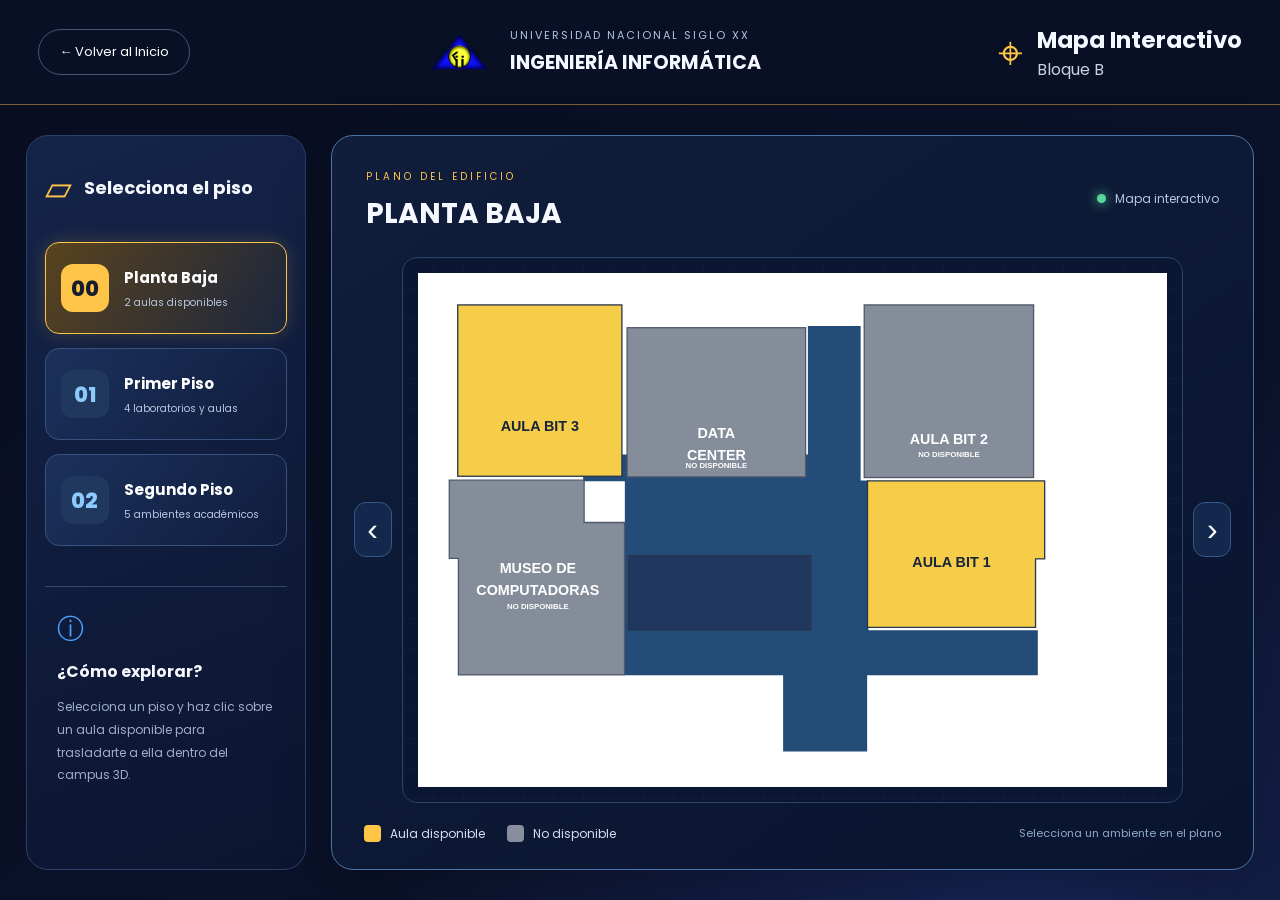
<file: mapa.html>
<!DOCTYPE html>
<html lang="es">
<head>
    <meta charset="UTF-8">
    <meta name="viewport" content="width=device-width, initial-scale=1.0">
    <title>Mapa Interactivo | Bloque B</title>

    <link rel="stylesheet" href="mapa.css">
    <link rel="preconnect" href="https://fonts.googleapis.com">
    <link rel="preconnect" href="https://fonts.gstatic.com" crossorigin>
    <link href="https://fonts.googleapis.com/css2?family=Poppins:wght@400;500;600;700;800&display=swap" rel="stylesheet">
</head>
<body>

    <header class="encabezado">
        <a href="index.html" class="volver">← Volver al Inicio</a>

        <div class="identidad">
            <img src="Imágenes/escudoCarrera.png" id="logoCarrera" alt="Escudo de la carrera">
            <div>
                <span>UNIVERSIDAD NACIONAL SIGLO XX</span>
                <strong>INGENIERÍA INFORMÁTICA</strong>
            </div>
        </div>

        <div class="tituloHeader">
            <span class="iconoMapa">⌖</span>
            <div>
                <h1>Mapa Interactivo</h1>
                <p>Bloque B</p>
            </div>
        </div>
    </header>

    <main class="distribucion">

        <!-- SELECTOR LATERAL -->
        <aside class="panelPisos">
            <div class="panelTitulo">
                <span class="iconoCapas">▱</span>
                <h2>Selecciona el piso</h2>
            </div>

            <div class="pisos">
                <button class="btnPiso activo" data-piso="0">
                    <span class="numeroPiso">00</span>
                    <span class="textoPiso">
                        <strong>Planta Baja</strong>
                        <small>2 aulas disponibles</small>
                    </span>
                </button>

                <button class="btnPiso" data-piso="1">
                    <span class="numeroPiso">01</span>
                    <span class="textoPiso">
                        <strong>Primer Piso</strong>
                        <small>4 laboratorios y aulas</small>
                    </span>
                </button>

                <button class="btnPiso" data-piso="2">
                    <span class="numeroPiso">02</span>
                    <span class="textoPiso">
                        <strong>Segundo Piso</strong>
                        <small>5 ambientes académicos</small>
                    </span>
                </button>
            </div>

            <div class="instrucciones">
                <span class="instruccionesIcono">ⓘ</span>
                <h3>¿Cómo explorar?</h3>
                <p>Selecciona un piso y haz clic sobre un aula disponible para trasladarte a ella dentro del campus 3D.</p>
            </div>
        </aside>

        <!-- MAPA PRINCIPAL -->
        <section class="panelMapa">
            <div class="mapaCabecera">
                <div>
                    <span class="etiqueta">PLANO DEL EDIFICIO</span>
                    <h2 id="nombrePiso">PLANTA BAJA</h2>
                </div>

                <div class="estadoMapa">
                    <span class="puntoEstado"></span>
                    Mapa interactivo
                </div>
            </div>

            <div class="mapaContainer">
                <button id="flechaIzquierda" class="flecha" aria-label="Piso anterior">‹</button>

                <div class="areaPlano">
                    <div class="planoInteractivo">

                    <!-- Aquí se dibujarán los planos SVG -->
                    <div id="contenedorPlano"></div>

                    <!-- Se conserva para que mapa.js no tenga errores -->
                    <img
                        src="Imágenes/PlantaBaja.jpg"
                        id="mapaPiso"
                        alt="Mapa"
                        style="display: none;"
                    >

                </div>
                </div>

                <button id="flechaDerecha" class="flecha" aria-label="Piso siguiente">›</button>
            </div>

            <div class="mapaPie">
                <div class="leyenda">
                    <span><i class="colorDisponible"></i> Aula disponible</span>
                    <span><i class="colorNoDisponible"></i> No disponible</span>
                </div>
                <span class="ayudaMapa">Selecciona un ambiente en el plano</span>
            </div>

            <!-- Se conserva para que mapa.js siga funcionando -->
            <section class="cursos" aria-hidden="true">
                <h3>Selecciona un aula</h3>
                <div id="listaCursos"></div>
            </section>
        </section>
    </main>

    <script src="mapa.js"></script>
<script type="module" src="Planos/vista-planos.js"></script>
</body>
</html>
</file>
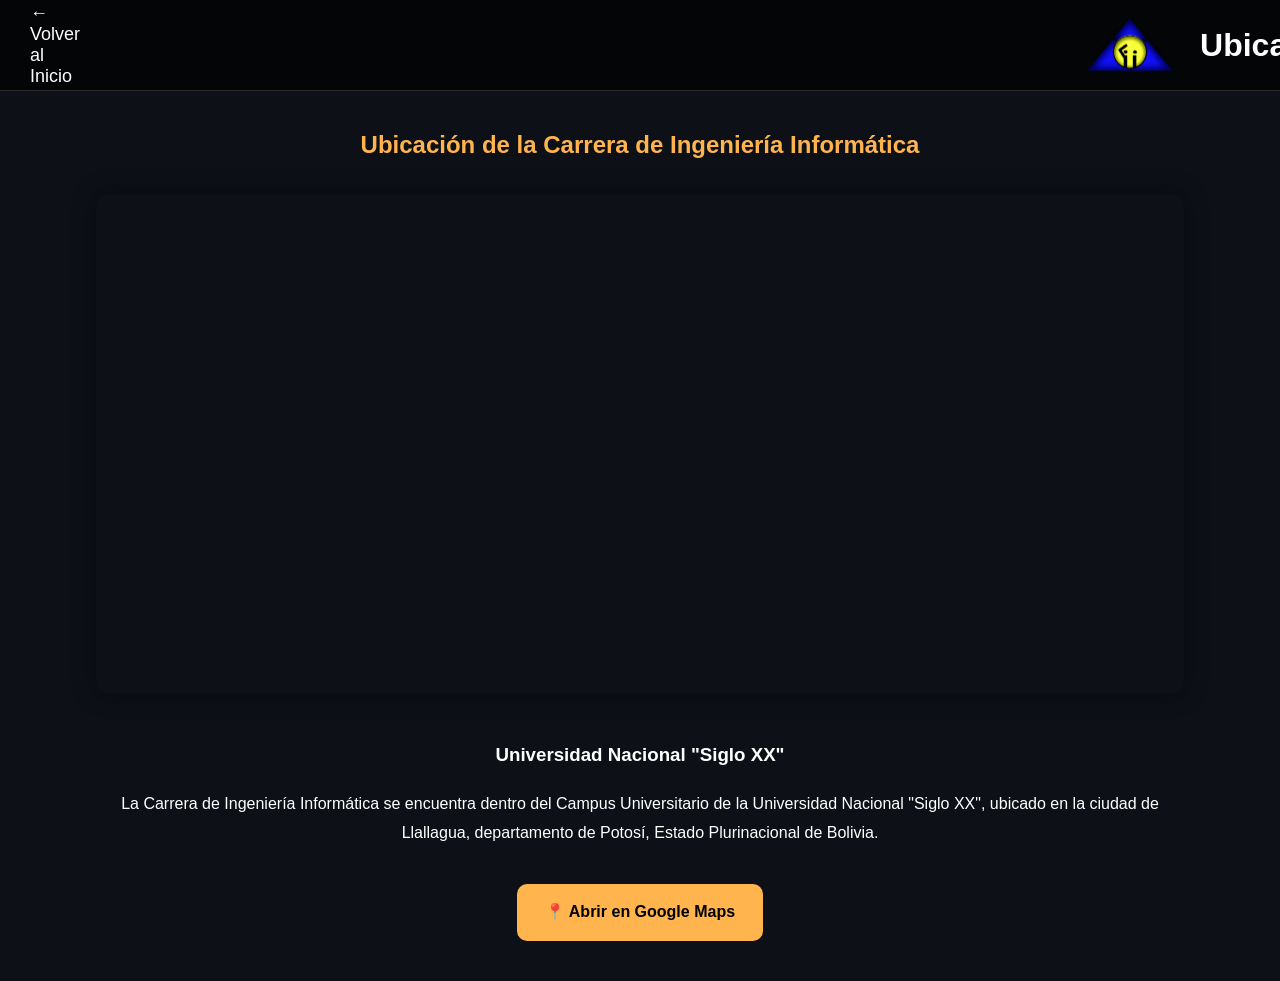
<file: ubicacion.html>
<!DOCTYPE html>
<html lang="es">
<head>
    <meta charset="UTF-8">
    <title>Ubicación</title>
    <link rel="stylesheet" href="ubicacion.css">
</head>
<body>
<header>
    <a href="index.html" class="volver">
        ← Volver al Inicio
    </a>
    <img src="Imágenes/escudoCarrera.png" id="logoCarrera">
    <h1>Ubicación</h1>
</header>
<main>
    <h2>Ubicación de la Carrera de Ingeniería Informática</h2>
    <div class="mapa">
        <iframe src="https://www.google.com/maps/embed?pb=!1m14!1m8!1m3!1d3474.8300797317374!2d-
        66.5712433!3d-18.4225561!3m2!1i1024!2i768!4f13.1!3m3!1m2!1s0x93fce07f92535649%3A0x6266f35d3b55ed0b!
        2sCarrera%20Ing.%20Informatica%20UNSXX!5e1!3m2!1ses!2sbo!4v1784936004744!5m2!1ses!2sbo" 
        width="600" height="450" style="border:0;" allowfullscreen="" loading="lazy" referrerpolicy=
        "strict-origin-when-cross-origin"></iframe>
    </div>
    <div class="informacion">
        <h3>Universidad Nacional "Siglo XX"</h3>
        <p>
            La Carrera de Ingeniería Informática se encuentra dentro del
            Campus Universitario de la Universidad Nacional "Siglo XX",
            ubicado en la ciudad de Llallagua, departamento de Potosí,
            Estado Plurinacional de Bolivia.
        </p>
        <a class="btnMapa"
   href="https://www.google.com/maps?q=-18.420970269274363, -66.57145650794602"
   target="_blank"
   rel="noopener noreferrer">
    📍 Abrir en Google Maps
</a>
    </div>
</main>
</body>
</html>
</file>
<file: mapa.css>
:root {
    --fondo: #080d20;
    --panel: #101a36;
    --panel-claro: #152344;
    --dorado: #ffc548;
    --azul: #4b9fff;
    --texto: #f6f8ff;
    --secundario: #9faecb;
}

* {
    box-sizing: border-box;
}

body {
    margin: 0;
    min-height: 100vh;
    color: var(--texto);
    font-family: 'Poppins', sans-serif;
    background:
        radial-gradient(ellipse at 80% 100%, #162453 0%, transparent 45%),
        linear-gradient(135deg, #080d20, #0d1530);
}

/* ENCABEZADO */

.encabezado {
    min-height: 105px;
    display: flex;
    align-items: center;
    justify-content: space-between;
    gap: 25px;
    padding: 18px 3%;
    background: rgba(9, 16, 38, .95);
    border-bottom: 1px solid rgba(255, 197, 72, .45);
}

.volver {
    color: #fff;
    text-decoration: none;
    border: 1px solid #465577;
    border-radius: 30px;
    padding: 12px 20px;
    white-space: nowrap;
    font-size: 13px;
    transition: .25s;
}

.volver:hover {
    border-color: var(--dorado);
    color: var(--dorado);
}

.identidad {
    display: flex;
    align-items: center;
    gap: 18px;
}

#logoCarrera {
    width: 65px;
    height: 65px;
    object-fit: contain;
}

.identidad div {
    display: flex;
    flex-direction: column;
    gap: 4px;
}

.identidad span {
    font-size: 11px;
    letter-spacing: 2px;
    color: #b3c3df;
}

.identidad strong {
    font-size: clamp(15px, 1.5vw, 23px);
}

.tituloHeader {
    display: flex;
    align-items: center;
    gap: 14px;
}

.iconoMapa {
    font-size: 44px;
    color: var(--dorado);
}

.tituloHeader h1 {
    margin: 0;
    font-size: 23px;
}

.tituloHeader p {
    margin: 0;
    color: #c8d1e6;
    font-size: 16px;
}

/* DISTRIBUCIÓN GENERAL */

.distribucion {
    display: grid;
    grid-template-columns: 280px minmax(0, 1fr);
    gap: 25px;
    width: 96%;
    max-width: 1800px;
    margin: 30px auto;
    align-items: stretch;
}

/* PANEL IZQUIERDO */

.panelPisos {
    min-height: 660px;
    padding: 25px 18px;
    background: linear-gradient(160deg, #142449, #0c1530);
    border: 1px solid #2c4169;
    border-radius: 22px;
}

.panelTitulo {
    display: flex;
    align-items: center;
    gap: 12px;
    margin-bottom: 28px;
}

.panelTitulo h2 {
    font-size: 18px;
    margin: 0;
}

.iconoCapas {
    color: var(--dorado);
    font-size: 35px;
}

.pisos {
    display: flex;
    flex-direction: column;
    gap: 14px;
}

.btnPiso {
    width: 100%;
    min-height: 92px;
    display: flex;
    align-items: center;
    gap: 15px;
    padding: 15px;
    border: 1px solid #38517f;
    border-radius: 14px;
    background: linear-gradient(130deg, #1b315c, #101d3c);
    color: #fff;
    font-family: inherit;
    text-align: left;
    cursor: pointer;
    transition: .25s;
}

.btnPiso:hover {
    transform: translateX(4px);
    border-color: var(--azul);
}

.btnPiso.activo {
    border-color: var(--dorado);
    background: linear-gradient(120deg, #59431e, #1c263d);
    box-shadow: 0 0 18px rgba(255, 197, 72, .2);
}

.numeroPiso {
    width: 48px;
    height: 48px;
    flex-shrink: 0;
    display: grid;
    place-items: center;
    border-radius: 12px;
    background: #21385e;
    color: #8cc9ff;
    font-weight: 800;
    font-size: 21px;
}

.btnPiso.activo .numeroPiso {
    background: var(--dorado);
    color: #171d2d;
}

.textoPiso {
    display: flex;
    flex-direction: column;
    gap: 6px;
}

.textoPiso strong {
    font-size: 15px;
}

.textoPiso small {
    color: #b7c5de;
    font-size: 10px;
}

.instrucciones {
    margin-top: 40px;
    padding: 22px 12px;
    border-top: 1px solid #34486d;
}

.instruccionesIcono {
    font-size: 27px;
    color: var(--azul);
}

.instrucciones h3 {
    font-size: 16px;
    margin: 10px 0;
}

.instrucciones p {
    font-size: 12px;
    line-height: 1.9;
    color: var(--secundario);
}

/* PANEL DEL MAPA */

.panelMapa {
    min-width: 0;
    padding: 22px;
    background: linear-gradient(145deg, #101d3b, #09152f);
    border: 1px solid #4b74a8;
    border-radius: 22px;
    box-shadow: 0 15px 55px rgba(0, 0, 0, .25);
}

.mapaCabecera {
    display: flex;
    align-items: center;
    justify-content: space-between;
    gap: 15px;
    padding: 4px 12px 22px;
}

.etiqueta {
    font-size: 10px;
    letter-spacing: 3px;
    color: var(--dorado);
}

#nombrePiso {
    margin: 6px 0 0;
    font-size: 28px;
}

.estadoMapa {
    display: flex;
    align-items: center;
    gap: 9px;
    color: #b7c7e3;
    font-size: 12px;
}

.puntoEstado {
    width: 9px;
    height: 9px;
    border-radius: 50%;
    background: #58d69b;
    box-shadow: 0 0 12px #58d69b;
}

/* PLANO */

.mapaContainer {
    display: flex;
    align-items: center;
    gap: 10px;
    min-height: 510px;
}

.areaPlano {
    flex: 1;
    min-width: 0;
    min-height: 510px;
    display: flex;
    align-items: center;
    justify-content: center;
    padding: 15px;
    overflow: hidden;
    border-radius: 15px;
    border: 1px solid #29436d;
    background:
        linear-gradient(rgba(61, 103, 165, .05) 1px, transparent 1px),
        linear-gradient(90deg, rgba(61, 103, 165, .05) 1px, transparent 1px),
        #0b1732;
    background-size: 30px 30px;
}

.planoInteractivo {
    position: relative;
    width: 100%;
    max-width: 1050px;
    line-height: 0;
}

#mapaPiso {
    display: block;
    width: 100%;
    height: auto;
    border-radius: 8px;
}

/* ZONAS INTERACTIVAS */

.zonasMapa {
    position: absolute;
    inset: 0;
    pointer-events: none;
}

.zonaAula {
    position: absolute;
    border: 2px solid rgba(255, 197, 72, .85);
    border-radius: 5px;
    background: rgba(255, 197, 72, .12);
    cursor: pointer;
    pointer-events: auto;
    transition: .2s;
}

.zonaAula:hover,
.zonaAula:focus-visible {
    background: rgba(255, 197, 72, .38);
    box-shadow: inset 0 0 25px rgba(255, 197, 72, .25),
                0 0 18px rgba(255, 197, 72, .6);
    outline: none;
}

.zonaAula.noDisponible {
    background: rgba(80, 87, 104, .55);
    border-color: #a0a6b4;
    cursor: not-allowed;
    box-shadow: none;
}

.zonaAula.noDisponible::after {
    content: "NO DISPONIBLE";
    position: absolute;
    left: 50%;
    top: 50%;
    transform: translate(-50%, -50%);
    padding: 7px 9px;
    border-radius: 5px;
    background: rgba(20, 25, 39, .85);
    color: #fff;
    font-size: clamp(7px, .8vw, 12px);
    font-weight: 700;
    line-height: 1.2;
    white-space: nowrap;
}

/* FLECHAS */

.flecha {
    width: 38px;
    height: 55px;
    flex-shrink: 0;
    border: 1px solid #355887;
    border-radius: 12px;
    background: #14274c;
    color: #fff;
    font-size: 32px;
    cursor: pointer;
    transition: .2s;
}

.flecha:hover {
    background: var(--dorado);
    color: #10172a;
}

/* LEYENDA */

.mapaPie {
    display: flex;
    justify-content: space-between;
    align-items: center;
    gap: 15px;
    flex-wrap: wrap;
    padding: 22px 10px 4px;
}

.leyenda {
    display: flex;
    gap: 22px;
    flex-wrap: wrap;
}

.leyenda span {
    display: flex;
    align-items: center;
    gap: 9px;
    font-size: 12px;
    color: #d4dff0;
}

.leyenda i {
    width: 17px;
    height: 17px;
    border-radius: 4px;
    display: inline-block;
}

.colorDisponible {
    background: var(--dorado);
}

.colorNoDisponible {
    background: #888e9e;
}

.ayudaMapa {
    color: #90a8c9;
    font-size: 11px;
}

/* LOS BOTONES ORIGINALES SIGUEN EN EL DOM
   PARA CONSERVAR EL TELETRANSPORTE */

.cursos {
    display: none;
}

/* RESPONSIVE */

@media (max-width: 1050px) {
    .encabezado {
        flex-wrap: wrap;
    }

    .distribucion {
        grid-template-columns: 1fr;
    }

    .panelPisos {
        min-height: auto;
    }

    .pisos {
        flex-direction: row;
    }

    .btnPiso {
        flex: 1;
    }

    .instrucciones {
        display: none;
    }
}

@media (max-width: 700px) {
    .identidad {
        order: 3;
        width: 100%;
    }

    .tituloHeader h1 {
        font-size: 19px;
    }

    .pisos {
        flex-direction: column;
    }

    .panelMapa {
        padding: 12px;
    }

    #nombrePiso {
        font-size: 21px;
    }

    .mapaContainer,
    .areaPlano {
        min-height: 300px;
    }

    .areaPlano {
        padding: 5px;
    }

    .flecha {
        width: 28px;
        height: 44px;
        font-size: 24px;
    }

    .estadoMapa,
    .ayudaMapa {
        display: none;
    }

    .zonaAula.noDisponible::after {
        font-size: 6px;
        padding: 3px;
    }
}

/* =====================================
   PLANOS VECTORIALES SVG
===================================== */

#contenedorPlano {
    width: 100%;
    max-width: 1100px;
    display: flex;
    justify-content: center;
    align-items: center;
}

.plano-svg {
    display: block;
    width: 100%;
    height: auto;
    max-height: 650px;
}

/* Habitaciones */

.ambiente {
    cursor: pointer;
}

.habitacion {
    fill: #ffc548;
    stroke: #fff0c2;
    stroke-width: 4;
    filter: url(#sombraHabitacion);
    transition: fill .2s, stroke .2s;
}

.ambiente.disponible:hover .habitacion,
.ambiente.disponible:focus .habitacion {
    fill: #ffe08a;
    stroke: #ffffff;
    stroke-width: 6;
}

.ambiente.no-disponible {
    cursor: not-allowed;
}

.ambiente.no-disponible .habitacion {
    fill: #747d8e;
    stroke: #aeb7c5;
    filter: none;
}

/* Textos */

.texto-aula {
    fill: #15213a;
    font-size: 19px;
    font-weight: 800;
    text-anchor: middle;
    dominant-baseline: middle;
    pointer-events: none;
}

.texto-estado {
    fill: #26354e;
    font-size: 11px;
    font-weight: 700;
    letter-spacing: 1.5px;
    text-anchor: middle;
    dominant-baseline: middle;
    pointer-events: none;
}

.ambiente.no-disponible .texto-aula,
.ambiente.no-disponible .texto-estado {
    fill: #ffffff;
}

.texto-entrada {
    fill: #ffffff;
    font-size: 19px;
    font-weight: 800;
}
</file>
<file: ubicacion.css>
body{
    margin:0;
    background:#0d1117;
    color:white;
    font-family:Arial, Helvetica, sans-serif;
}
header{
    height:90px;
    display:flex;
    align-items:center;
    padding:0 30px;
    background:rgba(0,0,0,.70);
    border-bottom:1px solid rgba(255,255,255,.15);
}
#logoCarrera{
    width:100px;
    margin-left:1000px;
    margin-right:20px;
}
.volver{
    color:white;
    text-decoration:none;
    font-size:18px;
}
.volver:hover{
    color:#ffb44d;
}
h1{
    margin:0;
}
main{
    width:85%;
    margin:40px auto;
}
h2{
    text-align:center;
    color:#ffb44d;
    margin-bottom:35px;
}
.mapa iframe{
    width:100%;
    height:500px;
    border:none;
    border-radius:15px;
    box-shadow:0 0 25px rgba(0,0,0,.45);
}
.informacion{
    margin-top:40px;
    text-align:center;
    line-height:1.8;
}
.btnMapa{
    display:inline-block;
    margin-top:20px;
    padding:14px 28px;
    background:#ffb44d;
    color:black;
    text-decoration:none;
    border-radius:10px;
    font-weight:bold;
    transition:.3s;
}
.btnMapa:hover{
    transform:scale(1.05);
}
</file>
